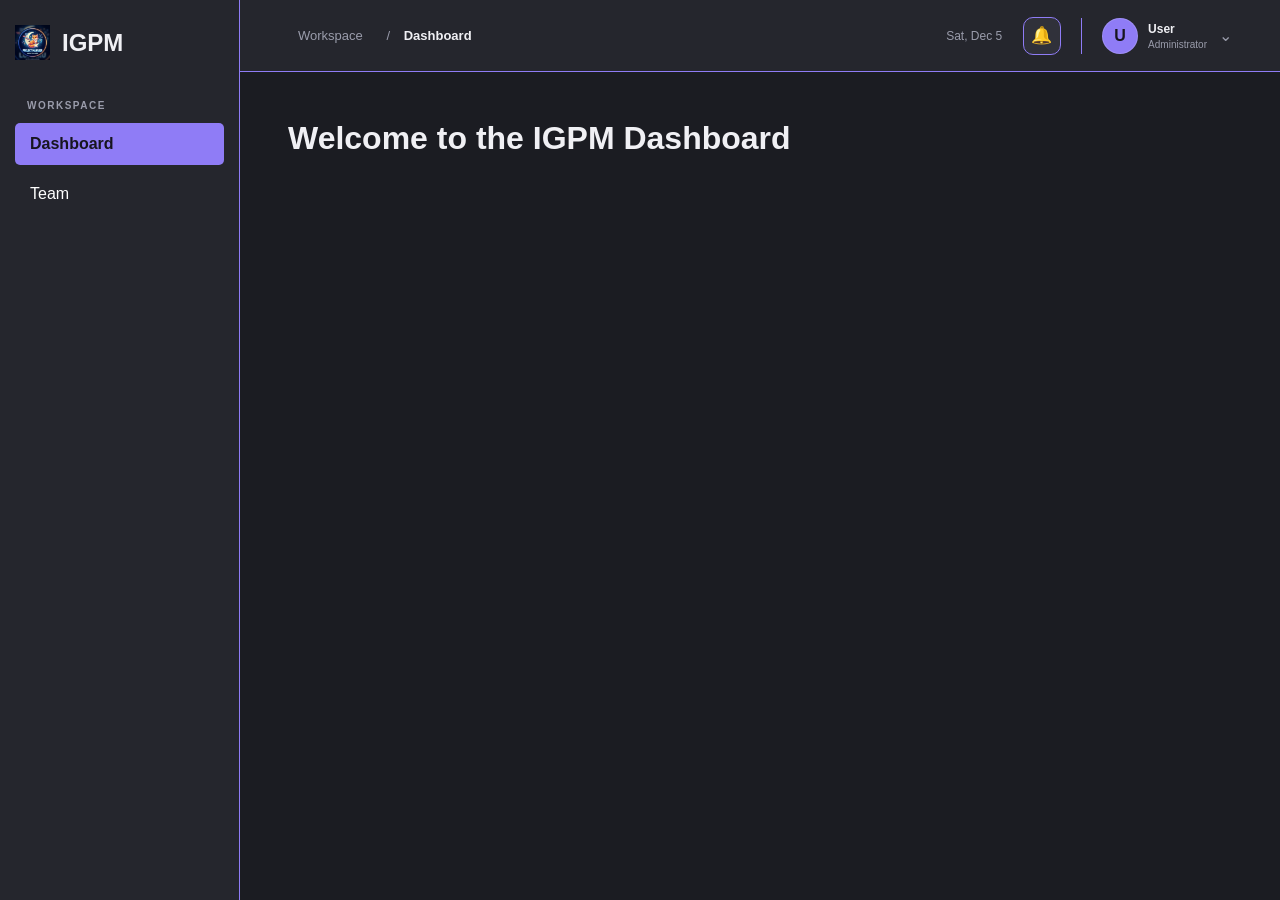
<file: index.html>
<!DOCTYPE html>
<html lang="en">
<head>
    <meta charset="UTF-8">
    <meta name="viewport" content="width=device-width, initial-scale=1.0">
    <link rel="stylesheet" href="style.css">
    <link rel="icon" type="image/x-icon" href="IGPM_Logo.ico">
    <title>IGPM - Dashboard</title>
</head>
<body>
    <div data-include="layout.html" data-title="Dashboard">
        <main class="page-panel">
            <h1>Welcome to the IGPM Dashboard</h1>
        </main>
    </div>

    <script src="layout.js"></script>
    <script src="script.js"></script>
</body>
</html>
</file>
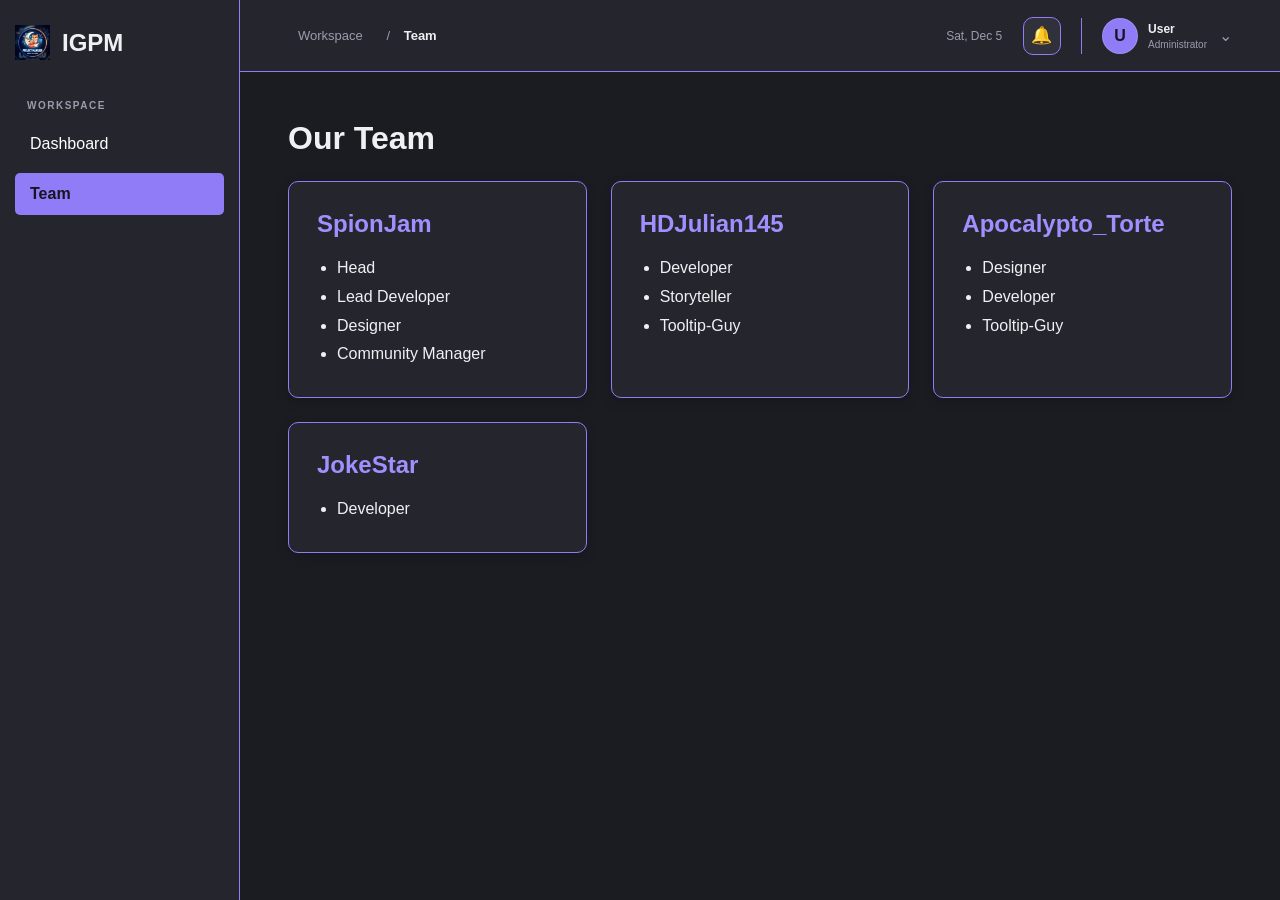
<file: team.html>
<!DOCTYPE html>
<html lang="en">
<head>
    <meta charset="UTF-8">
    <meta name="viewport" content="width=device-width, initial-scale=1.0">
    <link rel="stylesheet" href="style.css">
    <link rel="icon" type="image/x-icon" href="IGPM_Logo.ico">
    <title>Team</title>
</head>
<body>
    <div data-include="layout.html" data-title="Team">
        <main class="team-page">
            <h1>Our Team</h1>
            <section class="team-grid" aria-label="Team members">
                <article class="member-card">
                    <h2>SpionJam</h2>
                    <ul>
                        <li>Head</li>
                        <li>Lead Developer</li>
                        <li>Designer</li>
                        <li>Community Manager</li>
                    </ul>
                </article>
                <article class="member-card">
                    <h2>HDJulian145</h2>
                    <ul>
                        <li>Developer</li>
                        <li>Storyteller</li>
                        <li>Tooltip-Guy</li>
                    </ul>
                </article>
                <article class="member-card">
                    <h2>Apocalypto_Torte</h2>
                    <ul>
                        <li>Designer</li>
                        <li>Developer</li>
                        <li>Tooltip-Guy</li>
                    </ul>
                </article>
                <article class="member-card">
                    <h2>JokeStar</h2>
                    <ul>
                        <li>Developer</li>
                    </ul>
                </article>
            </section>
        </main>
    </div>

    <script src="layout.js"></script>
    <script src="script.js"></script>
</body>
</html>
</file>
<file: style.css>
* {
    box-sizing: border-box;
    font-family: Arial, sans-serif;
}

:root {
    --sidebar-width: 240px;
    --color-page: #1b1c22;
    --color-surface: #25262d;
    --color-surface-raised: #30313a;
    --color-surface-hover: #3a3b46;
    --color-accent: #8f7cf6;
    --color-accent-hover: #a18fff;
    --color-text: #f0f0f4;
    --color-muted: #9a9cab;
    --border: #8f7cf6;
    --muted: var(--color-muted);
}

body {
    background-color: var(--color-page);
    margin: 0;
    color: var(--color-text);
}

[data-include]:not(.include-ready) {
    visibility: hidden;
}

.include-error {
    margin: 24px;
    color: var(--color-text);
}


/* Sidebar */

.sidebar {
    position: fixed;
    top: 0;
    left: 0;
    width: var(--sidebar-width);
    height: 100vh;
    height: 100dvh;
    background-color: var(--color-surface);
    padding: 25px 15px;
    border-right: 1px solid var(--border);
    z-index: 10;
}

.sidebar-header {
    display: flex;
    align-items: center;
    gap: 12px;
    font-size: 24px;
    font-weight: bold;
    margin-bottom: 40px;
}

.sidebar-header img {
    width: 35px;
    height: 35px;
    cursor: pointer;
    transition: transform 0.2s;
}

.sidebar-header img:hover {
    transform: scale(1.1);
}

.sidebar-links {
    list-style: none;
    padding: 0;
    margin: 0;
}

.sidebar-links li {
    margin-bottom: 8px;
}

.sidebar-links a {
    display: block;
    color: white;
    text-decoration: none;
    padding: 12px 15px;
    border-radius: 5px;
    transition: background-color 0.3s ease;
}

.sidebar-links a:hover {
    background-color: var(--color-surface-hover);
}

.sidebar-links a.active {
    background-color: var(--color-accent);
    color: #17151f;
    font-weight: 700;
}

/* Main Content */

.content {
    margin-left: var(--sidebar-width);
    min-height: 100vh;
    min-height: 100dvh;
}

.page-content {
    padding: clamp(24px, 4vw, 48px);
}

.page-panel,
.team-page {
    max-width: 1200px;
    margin: 0;
}

.page-panel > h1,
.team-page > h1 {
    margin: 0 0 24px;
}

.content > p {
    margin: 0 clamp(24px, 4vw, 48px) 36px;
}

/*Navigation*/

.navigation {
    display: flex;
    align-items: center;
    background-color: var(--color-surface);
    padding: 0 40px;
    height: 70px;
    border-bottom: 1px solid var(--border);
}

.nav-links {
    display: flex;
    list-style: none;
    gap: 10px;
    height: 100%;
}

.nav-links li {
    display: flex;
    align-items: center;
}

.nav-links a {
    color: white;
    text-decoration: none;
    padding: 10px 15px;
    transition: background-color 0.3s ease;
    border-radius: 5px;
}

.nav-links a:hover {
    background-color: var(--color-surface-hover);
    border-radius: 5px;
}

.nav-links a.active {
    background-color: var(--color-accent);
    color: #17151f;
    border-radius: 5px;
    font-weight: 700;
}

.nav-label, .eyebrow {
    color: var(--color-muted);
    font-size: 10px;
    font-weight: 700;
    letter-spacing: 1.5px;
}

.nav-label {
    padding: 0 12px;
    margin-bottom: 12px;
}

.logo {
    display: flex;
    align-items: center;
    gap: 12px;
    font-size: 24px;
    font-weight: bold;
}

.logo img {
    width: 35px;
    height: 35px;
    cursor: pointer;
    transition: transform 0.2s;
}

.logo img:hover {
    transform: scale(1.1);
}

/* Modal */

.logo-modal {
    display: none;
    position: fixed;
    z-index: 1000;
    top: 0;
    left: 0;
    width: 100%;
    height: 100%;
    background-color: rgba(0, 0, 0, 0.8);

    justify-content: center;
    align-items: center;
}

.logo-modal img {
    width: min(300px, 70vw);
    height: min(300px, 70vh);
    object-fit: contain;
    animation: zoomIn 0.2s ease;
}

.topbar {
    position: sticky;
    top: 0;
    z-index: 5;
    display: flex;
    min-height: 72px;
    align-items: center;
    justify-content: space-between;
    gap: 20px;
    padding: 12px clamp(24px, 4vw, 48px);
    border-bottom: 1px solid var(--border);
    background: var(--color-surface);
}

.breadcrumbs {
    min-width: 0;
    color: var(--muted);
    font-size: 13px;
    white-space: nowrap;
}

.breadcrumbs span {
    padding: 0 10px;
    color: var(--color-muted);
}

.breadcrumbs strong {
    color: var(--color-text);
    font-weight: 600;
}

.topbar-actions {
    display: flex;
    flex-shrink: 0;
    align-items: center;
    gap: clamp(10px, 1.6vw, 22px);
}

.date-label {
    color: var(--muted);
    font-size: 12px;
    white-space: nowrap;
}

.mobile-menu {
    display: none;
}

.icon-button {
    position: relative;
    display: grid;
    width: 38px;
    height: 38px;
    place-items: center;
    border: 1px solid var(--border);
    border-radius: 10px;
    background: var(--color-surface-raised);
    color: #d0d1dc;
    font-size: 17px;
    cursor: pointer;
}

.icon-button:hover {
    background: var(--color-surface-hover);
}

.icon-button i {
    position: absolute;
    top: 7px;
    right: 7px;
    width: 6px;
    height: 6px;
    border-radius: 50%;
    background: var(--color-accent-hover);
}

.notification-dot {
    display: none;
    width: 8px;
    height: 8px;
    background: var(--color-accent-hover);
    border-radius: 50%;
}

.notification-dot.active {
    display: block;
}

.profile {
    display: flex;
    align-items: center;
    gap: 10px;
    border-left: 1px solid var(--border);
    padding-left: clamp(12px, 1.6vw, 20px);
}

.avatar {
    display: grid;
    width: 36px;
    height: 36px;
    flex: 0 0 36px;
    place-items: center;
    border: 1px solid rgba(255, 255, 255, 0.14);
    border-radius: 50%;
    background: var(--color-accent);
    color: #17151f;
    font-weight: 700;
}

.profile-name {
    white-space: nowrap;
}

.profile-name strong,
.profile-name span {
    display: block;
    font-size: 12px;
}

.profile-name span {
    margin-top: 3px;
    color: var(--muted);
    font-size: 10px;
}

.chevron {
    margin-left: 2px;
    color: var(--muted);
}

.topbar a:focus-visible,
.topbar button:focus-visible {
    outline: 2px solid var(--color-accent-hover);
    outline-offset: 3px;
}

/* Team */

.team-grid {
    display: grid;
    grid-template-columns: repeat(auto-fit, minmax(220px, 1fr));
    gap: clamp(16px, 2vw, 24px);
}

.member-card {
    min-width: 0;
    padding: clamp(18px, 2.5vw, 28px);
    background-color: var(--color-surface);
    border: 1px solid var(--border);
    border-radius: 10px;
    box-shadow: 0 4px 12px rgba(0, 0, 0, 0.18);
    transition: transform 0.3s ease, box-shadow 0.3s ease;
}

.member-card:hover {
    transform: translateY(-5px);
    box-shadow: 0 8px 20px rgba(0, 0, 0, 0.25);
}

.member-card h2 {
    margin: 0 0 16px;
    color: var(--color-accent-hover);
    overflow-wrap: anywhere;
}

.member-card ul {
    margin: 0;
    padding-left: 20px;
    line-height: 1.8;
}

@media (max-width: 700px) {
    .sidebar {
        position: relative;
        width: 100%;
        height: auto;
        padding: 16px clamp(16px, 4vw, 28px);
        border-right: 0;
        border-bottom: 1px solid var(--border);
    }

    .sidebar-header {
        margin-bottom: 14px;
    }

    .sidebar-links {
        display: flex;
        flex-wrap: wrap;
        gap: 8px;
    }

    .sidebar-links li {
        margin-bottom: 0;
    }

    .content,
    .team-page {
        width: 100%;
        max-width: none;
        margin: 0;
    }

    .content > h1 {
        margin: 28px clamp(20px, 5vw, 36px) 12px;
    }

    .content > p {
        margin: 0 clamp(20px, 5vw, 36px) 28px;
    }

    .topbar {
        min-height: 64px;
        gap: 12px;
        padding: 10px clamp(16px, 4vw, 28px);
    }

    .topbar-actions {
        gap: 10px;
    }

    .date-label,
    .profile-name,
    .chevron {
        display: none;
    }
}

@media (max-width: 380px) {
    .topbar {
        gap: 8px;
        padding-right: 12px;
        padding-left: 12px;
    }

    .breadcrumbs {
        font-size: 11px;
    }

    .breadcrumbs span {
        padding: 0 5px;
    }

    .profile {
        padding-left: 8px;
    }
}

@keyframes zoomIn {
    from {
        transform: scale(0.5);
    }
    to {
        transform: scale(1);
    }
}
</file>
